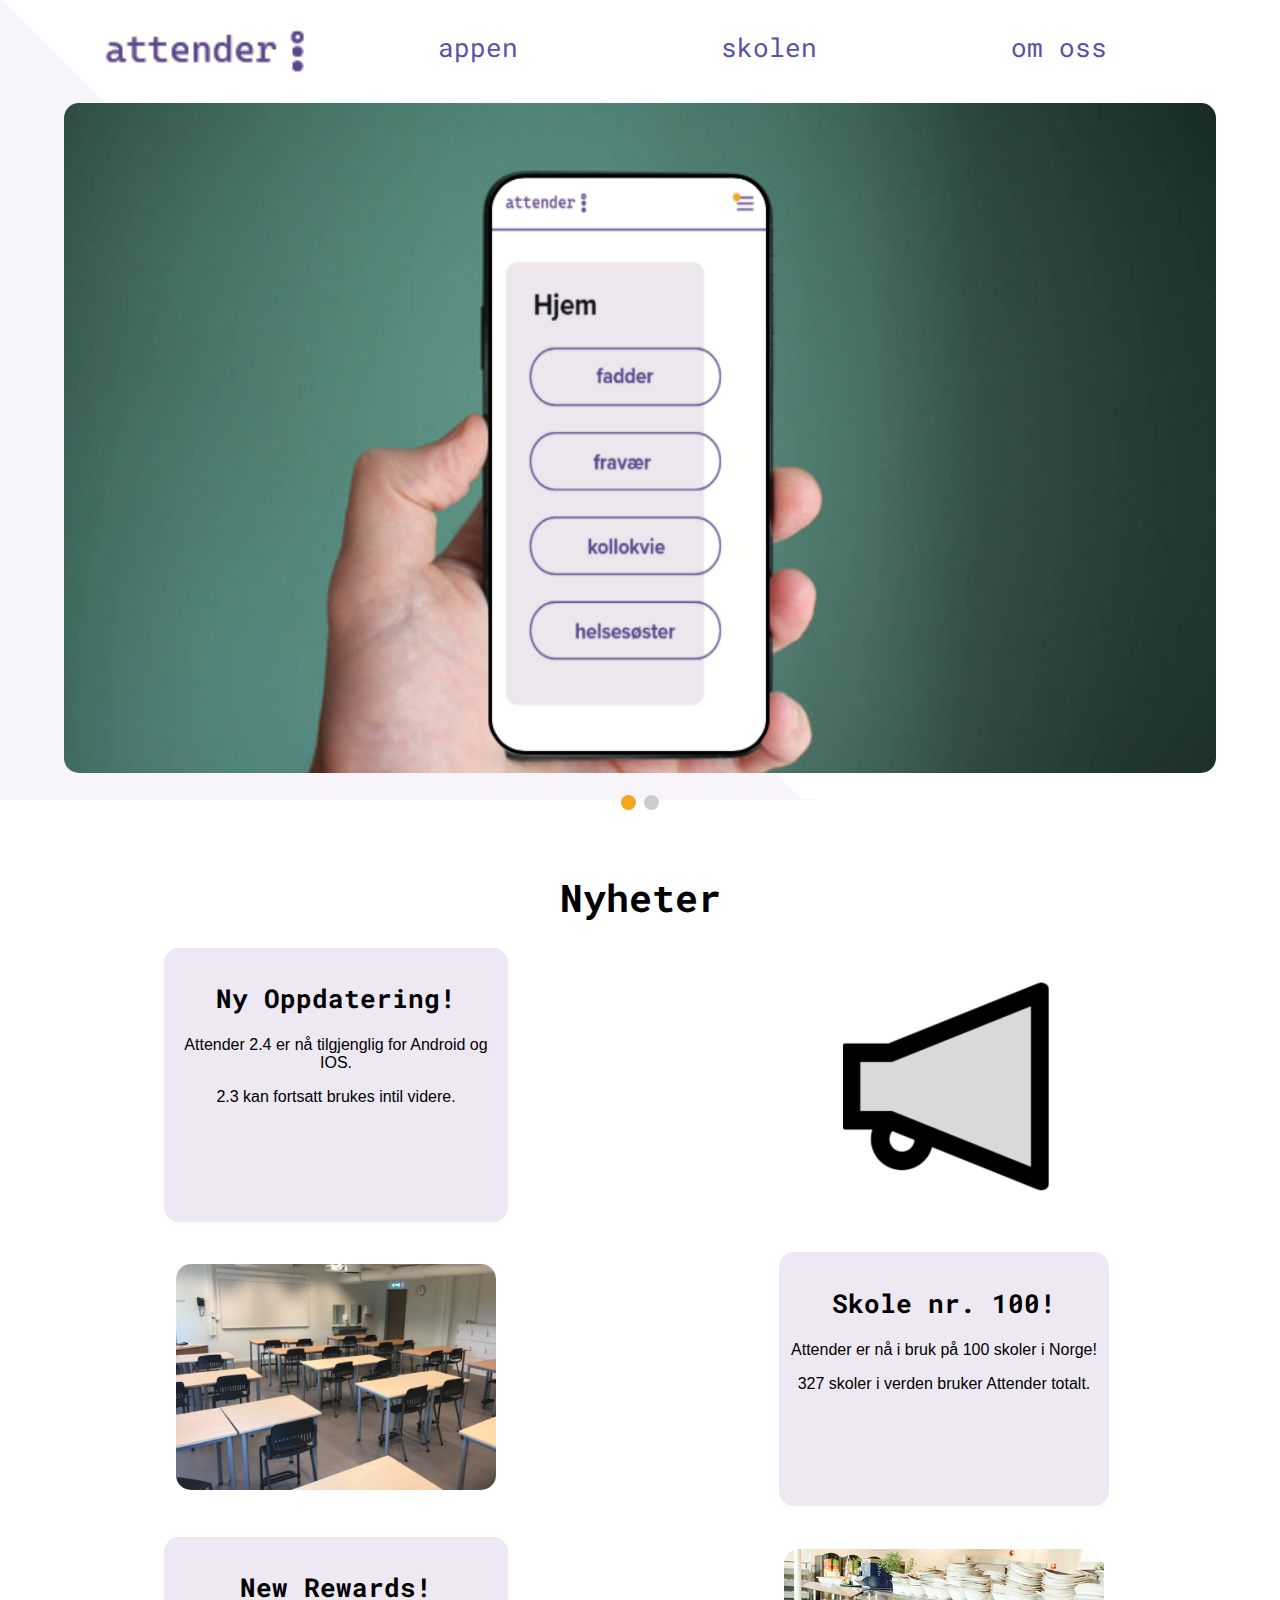
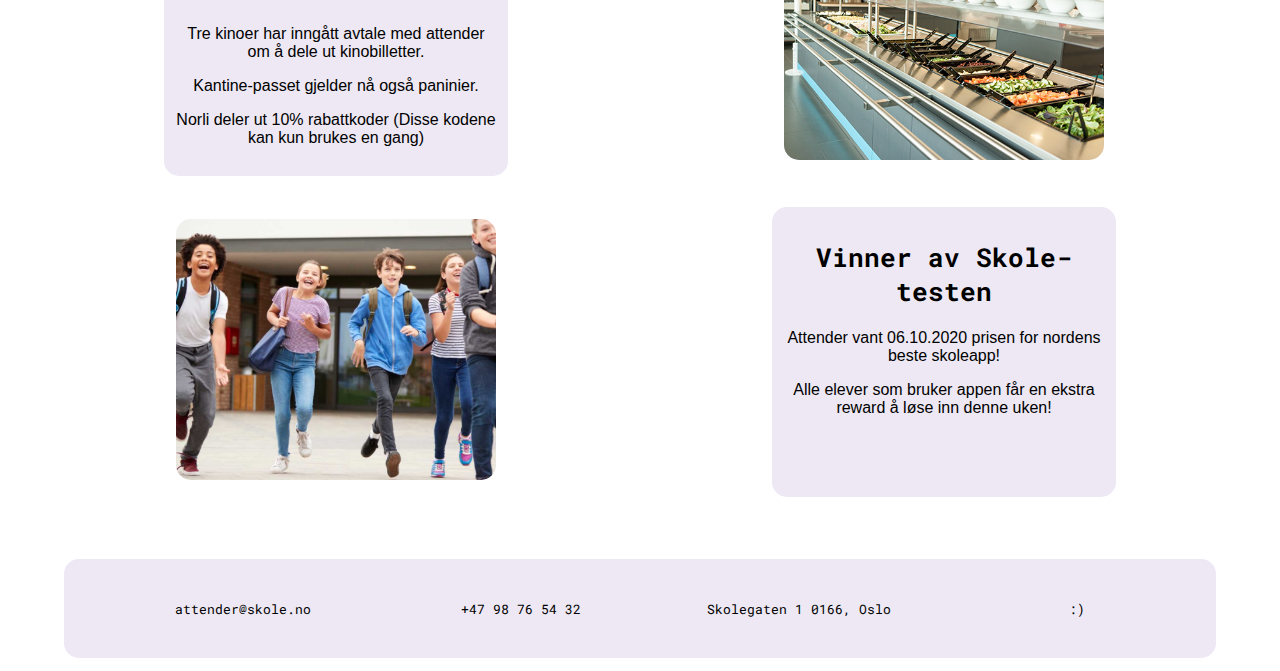
<file: index.html>
<!DOCTYPE html>
<html lang="en" dir="ltr">
  <head>
    <meta charset="utf-8">
    <title>Attender </title>
    <link rel="stylesheet" href="Style.css"></link>
    <link rel="icon" type="image/png" href="Bilder/Favi.png">
    <link href="https://fonts.googleapis.com/css2?family=Roboto+Mono&display=swap" rel="stylesheet">
  </head>
  <body>
    <header>
      <nav>
        <div id="navbar">
          <div id="links">
            <a href="index.html">
              <img src="Bilder/Logo.png" alt="">
            </a>
            <a class="Link" href="Beskrivelse.html">appen</a>
            <a class="Link" href="skolen.html">skolen</a>
            <a class="Link" href="OmOss.html">om oss</a>
          </div>

        </div>
      </nav>
    </header>
    <main>
      <div class="Slide">
        <div class="slideshow-container">
          <div class="mySlides">
            <img src="Bilder/Iphone.png" style="width:100%">
          </div>

          <div class="mySlides">
            <img src="Bilder/FraværHånd.png" style="width:100%">
          </div>

        </div>
        <br>
      </div>
      <div style="text-align:center">
        <span class="dot"></span>
        <span class="dot"></span>
      </div>

      <div id="Nyheter">
        <h1 id="NyheterOverskrift">
          Nyheter
        </h1>
        <div class="Tekst">
          <h2>Ny Oppdatering!</h2>
          <p>Attender 2.4 er nå tilgjenglig for Android og IOS.</p>
          <p>2.3 kan fortsatt brukes intil videre.</p>
        </div>
        <div class="NyBilde">
          <img src="Bilder/Info.png">
        </div>

        <div class="NyBilde">
          <img src="Bilder/Skole.png" alt="">
        </div>
        <div class="Tekst">
          <h2>Skole nr. 100!</h2>
          <p>Attender er nå i bruk på 100 skoler i Norge!</p>
          <p>327 skoler i verden bruker Attender totalt.</p>
        </div>

        <div class="Tekst">
          <h2>New Rewards!</h2>
          <p>Tre kinoer har inngått avtale med attender om å dele ut kinobilletter.</p>
          <p>Kantine-passet gjelder nå også paninier.</p>
          <p>Norli deler ut 10% rabattkoder (Disse kodene kan kun brukes en gang)</p>
        </div>
        <div class="NyBilde">
          <img src="Bilder/Kantine.jpg">
        </div>

        <div class="NyBilde">
          <img src="Bilder/Elever.png" alt="">
        </div>
        <div class="Tekst">
          <h2>Vinner av Skole-testen</h2>
          <p>Attender vant 06.10.2020 prisen for nordens beste skoleapp!</p>
          <p>Alle elever som bruker appen får en ekstra reward å løse inn denne uken!</p>
        </div>
      </div>


    </main>
    <footer>
      <div>
        <ul>
          <li>
            attender@skole.no
          </li>
          <li>
            +47 98 76 54 32
          </li>
          <li>Skolegaten 1 0166, Oslo</li>
          <li>:)</li>
        </ul>
      </div>
    </footer>

    <script>
    var slideIndex = 0;
    showSlides();

    function showSlides() {
      var i;
      var slides = document.getElementsByClassName("mySlides");
      var dots = document.getElementsByClassName("dot");
      for (i = 0; i < slides.length; i++) {
        slides[i].style.display = "none";
      }
      slideIndex++;
      if (slideIndex > slides.length) {slideIndex = 1}
      for (i = 0; i < dots.length; i++) {
        dots[i].className = dots[i].className.replace(" active", "");
      }
      slides[slideIndex-1].style.display = "block";
      dots[slideIndex-1].className += " active";
      setTimeout(showSlides, 5000); // Endre sekund mellom bildene 1000=1sek
    }
    </script>


  </body>
  </html>
</file>
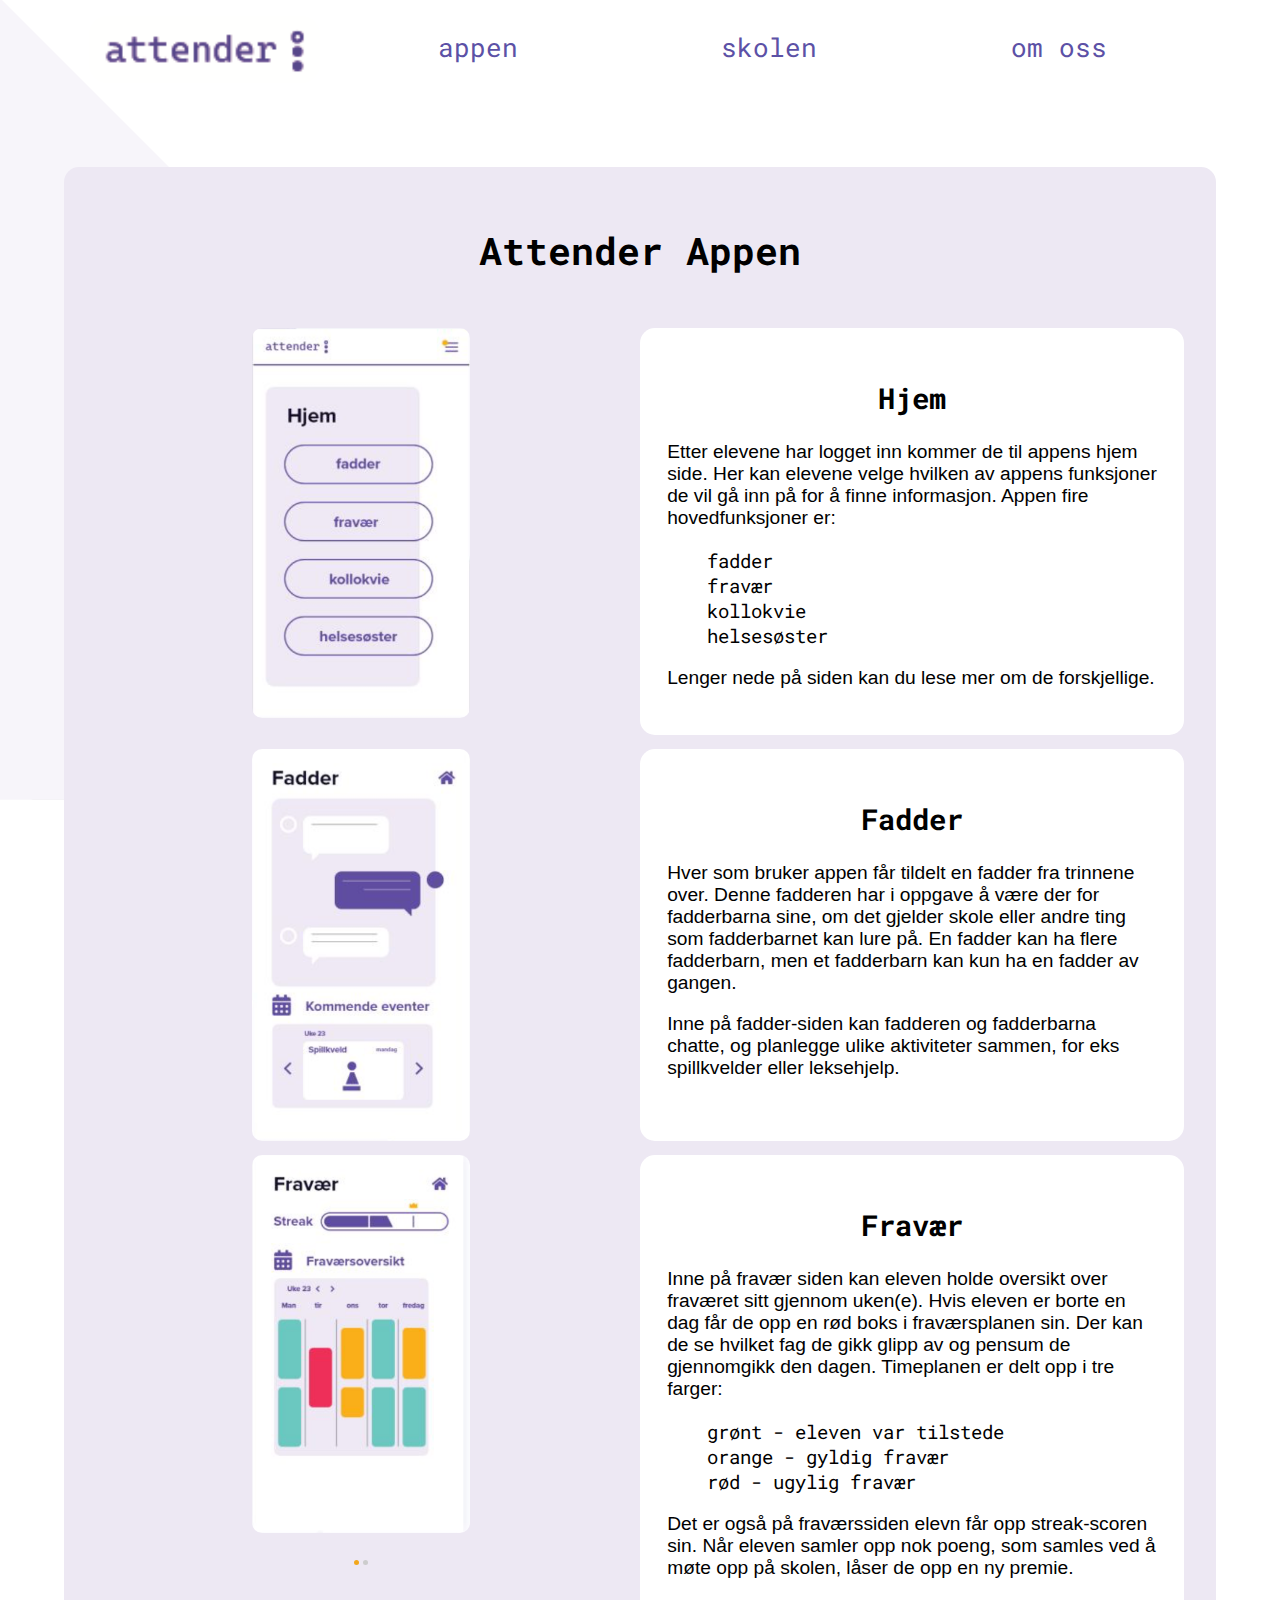
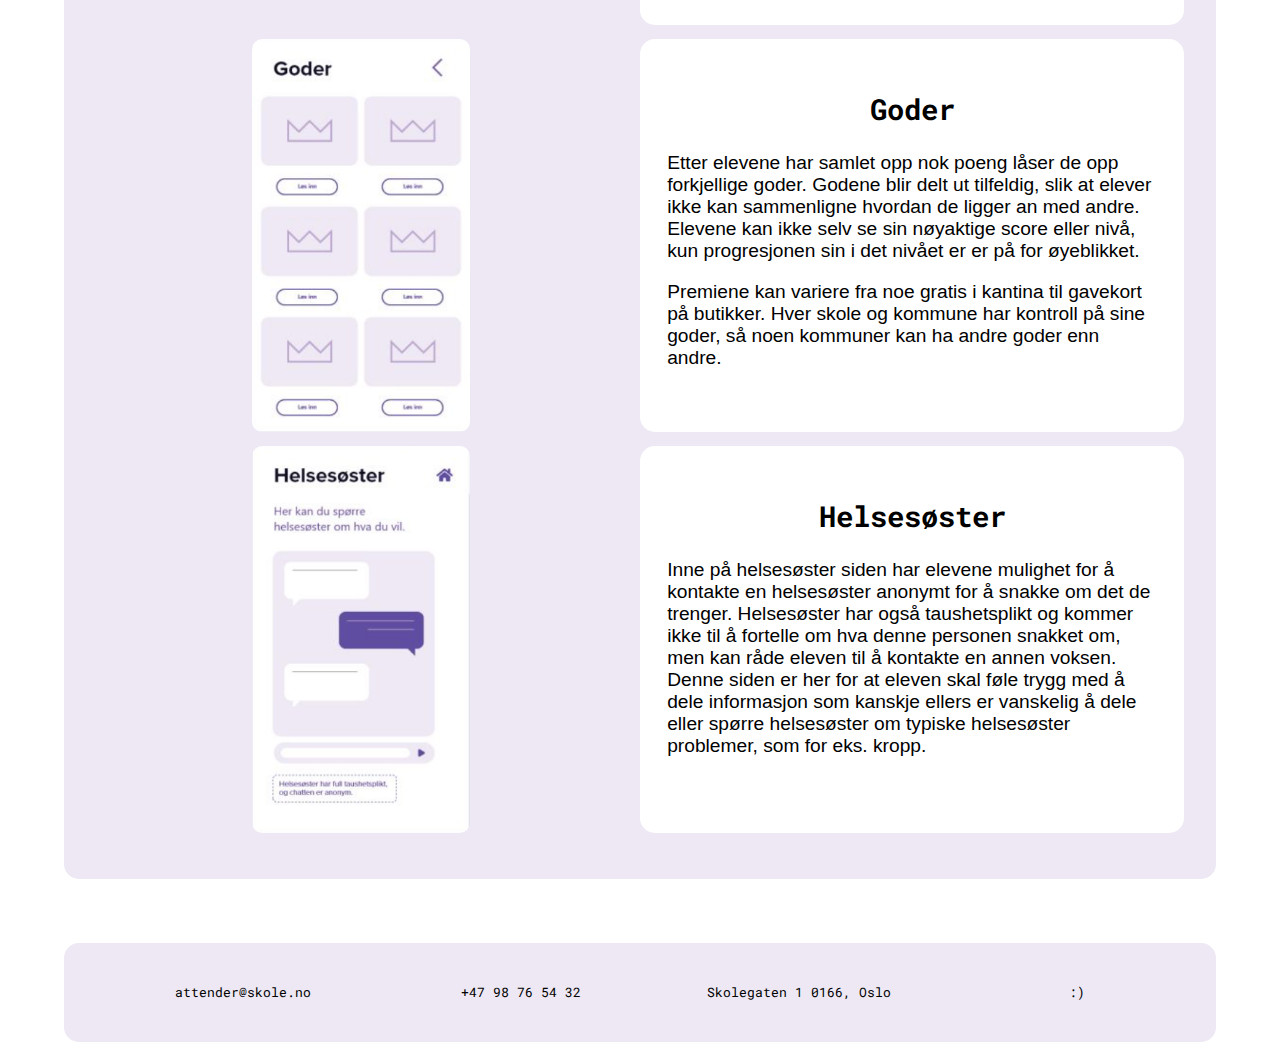
<file: Beskrivelse.html>
<!DOCTYPE html>

<!-- Appen -->

<html lang="en" dir="ltr">
  <head>
    <meta charset="utf-8">
    <title>Attender</title>
    <link rel="stylesheet" href="Style.css"></link>
    <link rel="icon" type="image/png" href="Bilder/Favi.png">
    <link href="https://fonts.googleapis.com/css2?family=Roboto+Mono&display=swap" rel="stylesheet">
  </head>
  <body>
    <header>
      <nav>
        <div id="navbar">
          <div id="links">
            <a href="index.html">
              <img src="Bilder/Logo.png" alt="">
            </a>
            <a class="Link" href="Beskrivelse.html">appen</a>
            <a class="Link" href="skolen.html">skolen</a>
            <a class="Link" href="OmOss.html">om oss</a>
          </div>

        </div>
      </nav>
    </header>
    <main>
      <div id="Beskrivelse">

          <h1 id="AppOverskrift">
            Attender Appen
          </h1>

        <div class="BeskrivelseBilde">
          <img src="Bilder/Hjem.png" alt="">
        </div>
        <div class="BeskrivelseInfo">
          <h2>Hjem</h2>
          <p>
            Etter elevene har logget inn kommer de til appens hjem side. Her kan elevene velge hvilken av appens funksjoner de vil gå inn på for å finne informasjon. Appen fire hovedfunksjoner er:
          </p>
          <ul>
            <li>
              fadder
            </li>
            <li>
              fravær
            </li>
            <li>
              kollokvie
            </li>
            <li>
              helsesøster
            </li>
          </ul>
          <p>
            Lenger nede på siden kan du lese mer om de forskjellige.
          </p>
        </div>

        <div class="BeskrivelseBilde">
          <img src="Bilder/Fadder.png" alt="">
        </div>
        <div class="BeskrivelseInfo">
          <h2>Fadder</h2>
          <p>
            Hver som bruker appen får tildelt en fadder fra trinnene over. Denne fadderen har i oppgave å være der for fadderbarna sine, om det gjelder skole eller andre ting som fadderbarnet kan lure på. En fadder kan ha flere fadderbarn, men et fadderbarn kan kun ha en fadder av gangen.
          </p>
          <p>
            Inne på fadder-siden kan fadderen og fadderbarna chatte, og planlegge ulike aktiviteter sammen, for eks spillkvelder eller leksehjelp.
          </p>
        </div>


        <div class="BeskrivelseBilde">
          <div class="Slide2">
            <div class="slideshow-container2">
              <div class="mySlides2">
                <img src="Bilder/Fravær.png">
              </div>
              <div class="mySlides2">
                <img src="Bilder/Fravær2.png">
              </div>
            </div>
            <br>
          </div>
          <div style="text-align:center">
            <span class="dot2"></span>
            <span class="dot2"></span>
          </div>
        </div>
        <div class="BeskrivelseInfo">
          <h2>Fravær</h2>
          <p>
            Inne på fravær siden kan eleven holde oversikt over fraværet sitt gjennom uken(e). Hvis eleven er borte en dag får de opp en rød boks i fraværsplanen sin. Der kan de se hvilket fag de gikk glipp av og pensum de gjennomgikk den dagen. Timeplanen er delt opp i tre farger:
          </p>
          <ul>
            <li>
              grønt - eleven var tilstede
            </li>
            <li>
              orange - gyldig fravær
            </li>
            <li>
              rød - ugylig fravær
            </li>
          </ul>

          <p>
            Det er også på fraværssiden elevn får opp streak-scoren sin. Når eleven samler opp nok poeng, som samles ved å møte opp på skolen, låser de opp en ny premie.
          </p>
        </div>

        <div class="BeskrivelseBilde">
          <img src="Bilder/Goder.png" alt="">
        </div>
        <div class="BeskrivelseInfo">

            <h2>Goder</h2>
            <p>
              Etter elevene har samlet opp nok poeng låser de opp forkjellige goder. Godene blir delt ut tilfeldig, slik at elever ikke kan sammenligne hvordan de ligger an med andre. Elevene kan ikke selv se sin nøyaktige score eller nivå, kun progresjonen sin i det nivået er er på for øyeblikket.
            </p>
            <p>
              Premiene kan variere fra noe gratis i kantina til gavekort på butikker. Hver skole og kommune har kontroll på sine goder, så noen kommuner kan ha andre goder enn andre.
            </p>

        </div>

        <div class="BeskrivelseBilde">
          <img src="Bilder/Helsesøster.png" alt="">
        </div>
        <div class="BeskrivelseInfo">
          <h2>Helsesøster</h2>
          <p>
            Inne på helsesøster siden har elevene mulighet for å kontakte en helsesøster anonymt for å snakke om det de trenger. Helsesøster har også taushetsplikt og kommer ikke til å fortelle om hva denne personen snakket om, men kan råde eleven til å kontakte en annen voksen. Denne siden er her for at eleven skal føle trygg med å dele informasjon som kanskje ellers er vanskelig å dele eller spørre helsesøster om typiske helsesøster problemer, som for eks. kropp.
          </p>
        </div>
    </div>

    </main>
    <footer>
      <div>
        <ul>
          <li>
            attender@skole.no
          </li>
          <li>
            +47 98 76 54 32
          </li>
          <li>Skolegaten 1 0166, Oslo</li>
          <li>:)</li>
        </ul>
      </div>
    </footer>

    <script>
    var slideIndex = 0;
    showSlides();

    function showSlides() {
      var i;
      var slides = document.getElementsByClassName("mySlides2");
      var dots = document.getElementsByClassName("dot2");
      for (i = 0; i < slides.length; i++) {
        slides[i].style.display = "none";
      }
      slideIndex++;
      if (slideIndex > slides.length) {slideIndex = 1}
      for (i = 0; i < dots.length; i++) {
        dots[i].className = dots[i].className.replace(" active", "");
      }
      slides[slideIndex-1].style.display = "block";
      dots[slideIndex-1].className += " active";
      setTimeout(showSlides, 4000); // Endre sekund mellom bildene 1000=1sek
    }
    </script>

  </body>
  </html>
</file>
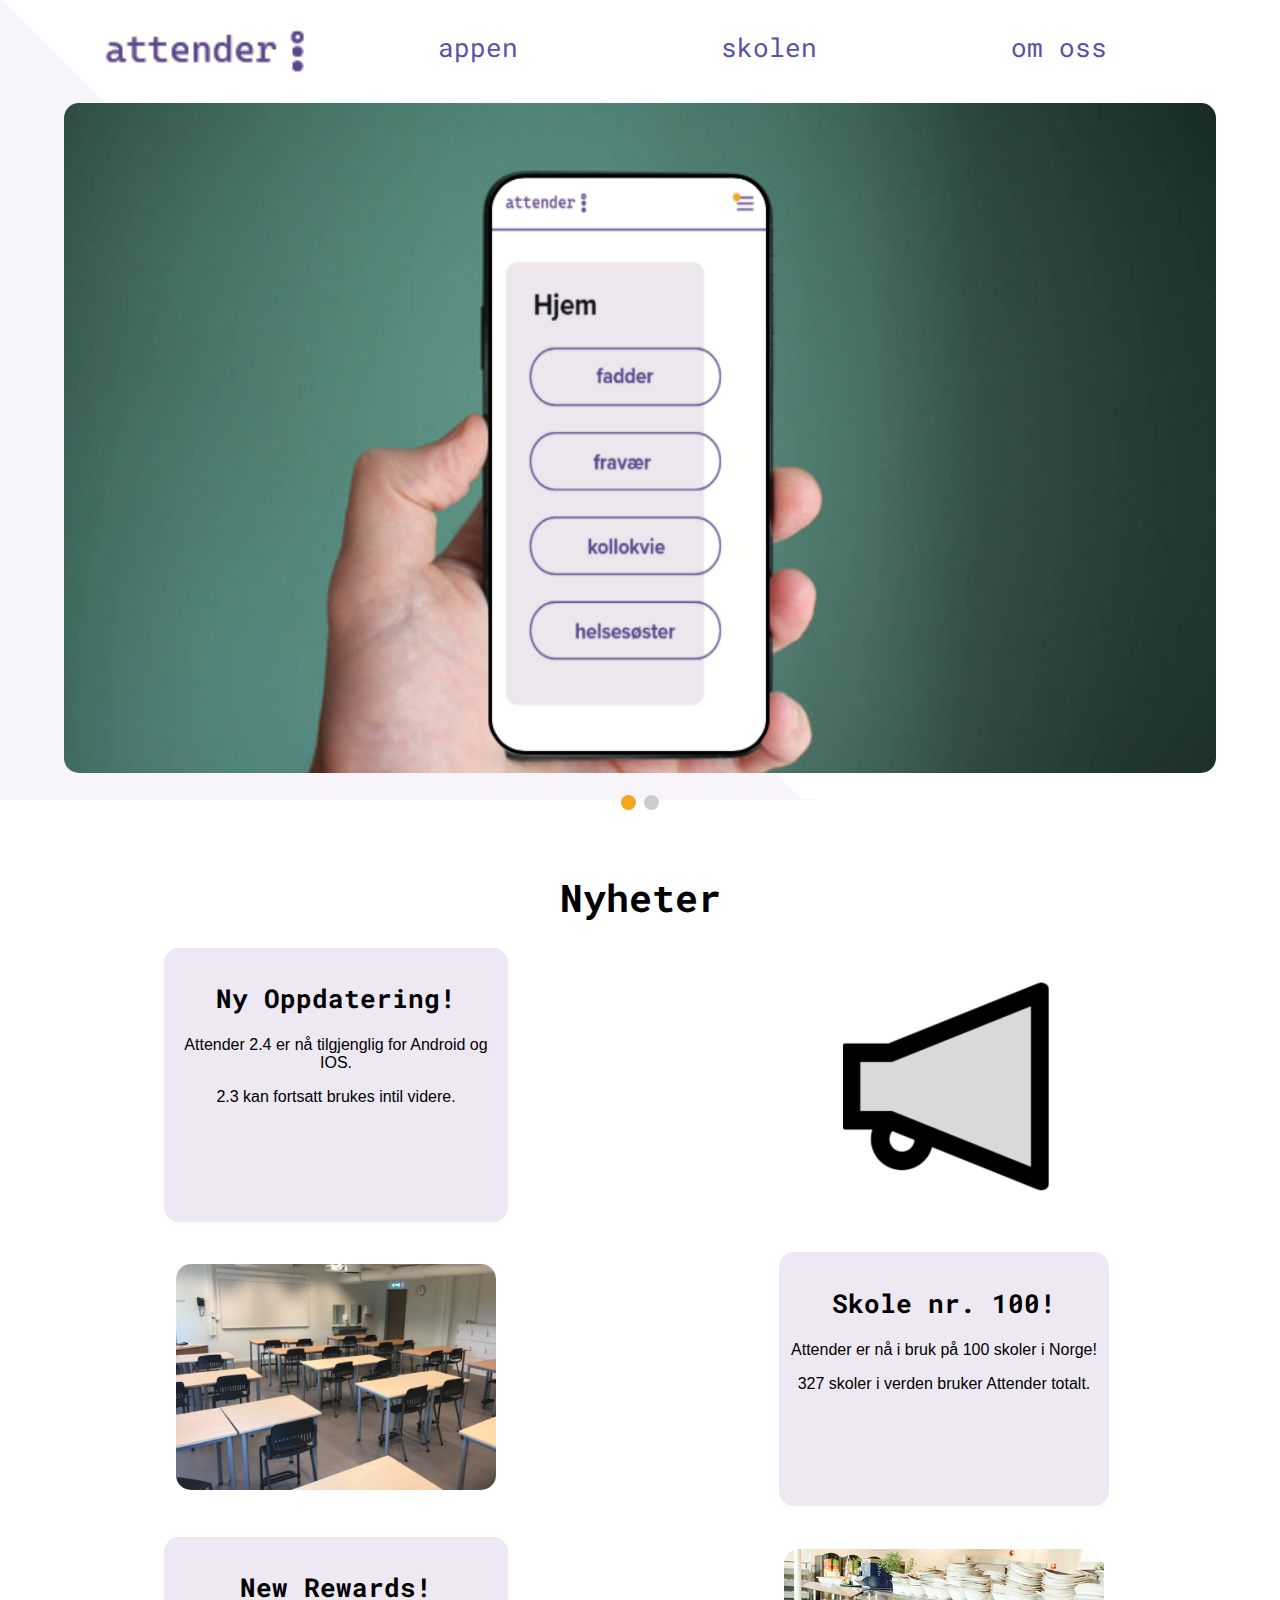
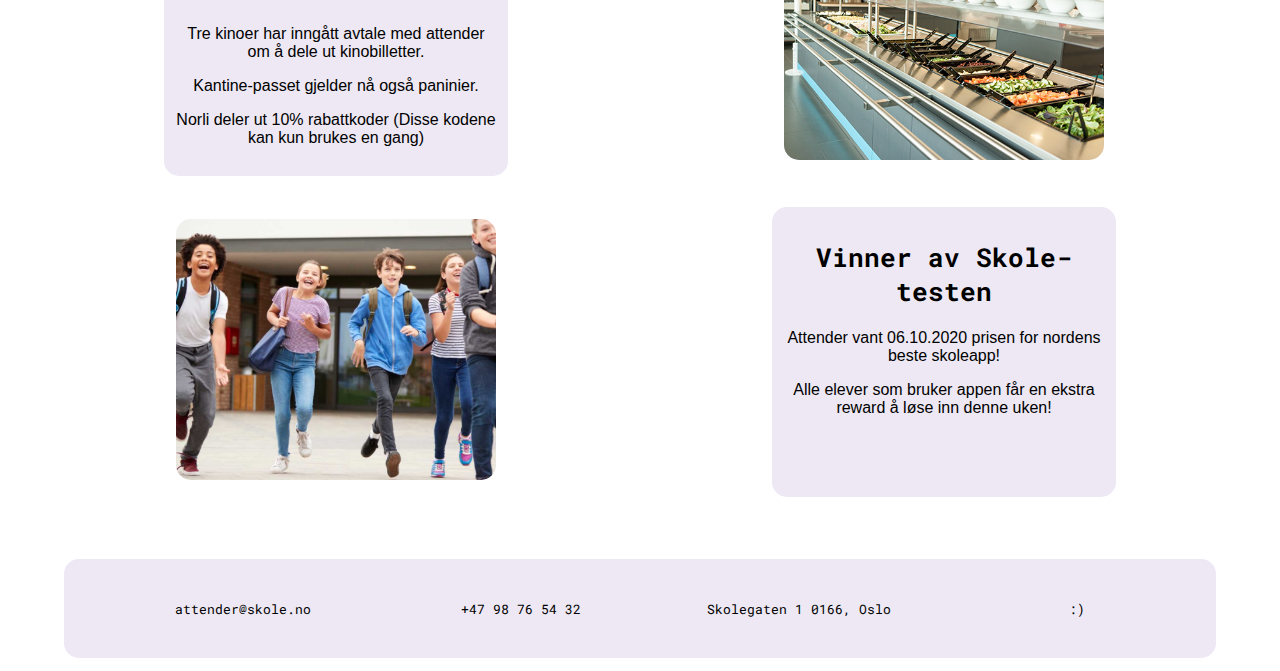
<file: Forside.html>
<!DOCTYPE html>
<html lang="en" dir="ltr">
  <head>
    <meta charset="utf-8">
    <title>Attender</title>
    <link rel="stylesheet" href="Style.css"></link>
    <link rel="icon" type="image/png" href="Bilder/Favi.png">
    <link href="https://fonts.googleapis.com/css2?family=Roboto+Mono&display=swap" rel="stylesheet">
  </head>
  <body>
    <header>
      <nav>
        <div id="navbar">
          <div id="links">
            <a href="Forside.html">
              <img src="Bilder/Logo.png" alt="">
            </a>
            <a class="Link" href="Beskrivelse.html">appen</a>
            <a class="Link" href="skolen.html">skolen</a>
            <a class="Link" href="OmOss.html">om oss</a>
          </div>

        </div>
      </nav>
    </header>
    <main>
      <div class="Slide">
        <div class="slideshow-container">
          <div class="mySlides">
            <img src="Bilder/Iphone.png" style="width:100%">
          </div>

          <div class="mySlides">
            <img src="Bilder/FraværHånd.png" style="width:100%">
          </div>

        </div>
        <br>
      </div>
      <div style="text-align:center">
        <span class="dot"></span>
        <span class="dot"></span>
      </div>

      <div id="Nyheter">
        <h1 id="NyheterOverskrift">
          Nyheter
        </h1>
        <div class="Tekst">
          <h2>Ny Oppdatering!</h2>
          <p>Attender 2.4 er nå tilgjenglig for Android og IOS.</p>
          <p>2.3 kan fortsatt brukes intil videre.</p>
        </div>
        <div class="NyBilde">
          <img src="Bilder/Info.png">
        </div>

        <div class="NyBilde">
          <img src="Bilder/Skole.png" alt="">
        </div>
        <div class="Tekst">
          <h2>Skole nr. 100!</h2>
          <p>Attender er nå i bruk på 100 skoler i Norge!</p>
          <p>327 skoler i verden bruker Attender totalt.</p>
        </div>

        <div class="Tekst">
          <h2>New Rewards!</h2>
          <p>Tre kinoer har inngått avtale med attender om å dele ut kinobilletter.</p>
          <p>Kantine-passet gjelder nå også paninier.</p>
          <p>Norli deler ut 10% rabattkoder (Disse kodene kan kun brukes en gang)</p>
        </div>
        <div class="NyBilde">
          <img src="Bilder/Kantine.jpg">
        </div>

        <div class="NyBilde">
          <img src="Bilder/Elever.png" alt="">
        </div>
        <div class="Tekst">
          <h2>Vinner av Skole-testen</h2>
          <p>Attender vant 06.10.2020 prisen for nordens beste skoleapp!</p>
          <p>Alle elever som bruker appen får en ekstra reward å løse inn denne uken!</p>
        </div>
      </div>


    </main>
    <footer>
      <div>
        <ul>
          <li>
            attender@skole.no
          </li>
          <li>
            +47 98 76 54 32
          </li>
          <li>Skolegaten 1 0166, Oslo</li>
          <li>:)</li>
        </ul>
      </div>
    </footer>

    <script>
    var slideIndex = 0;
    showSlides();

    function showSlides() {
      var i;
      var slides = document.getElementsByClassName("mySlides");
      var dots = document.getElementsByClassName("dot");
      for (i = 0; i < slides.length; i++) {
        slides[i].style.display = "none";
      }
      slideIndex++;
      if (slideIndex > slides.length) {slideIndex = 1}
      for (i = 0; i < dots.length; i++) {
        dots[i].className = dots[i].className.replace(" active", "");
      }
      slides[slideIndex-1].style.display = "block";
      dots[slideIndex-1].className += " active";
      setTimeout(showSlides, 5000); // Endre sekund mellom bildene 1000=1sek
    }
    </script>


  </body>
  </html>
</file>
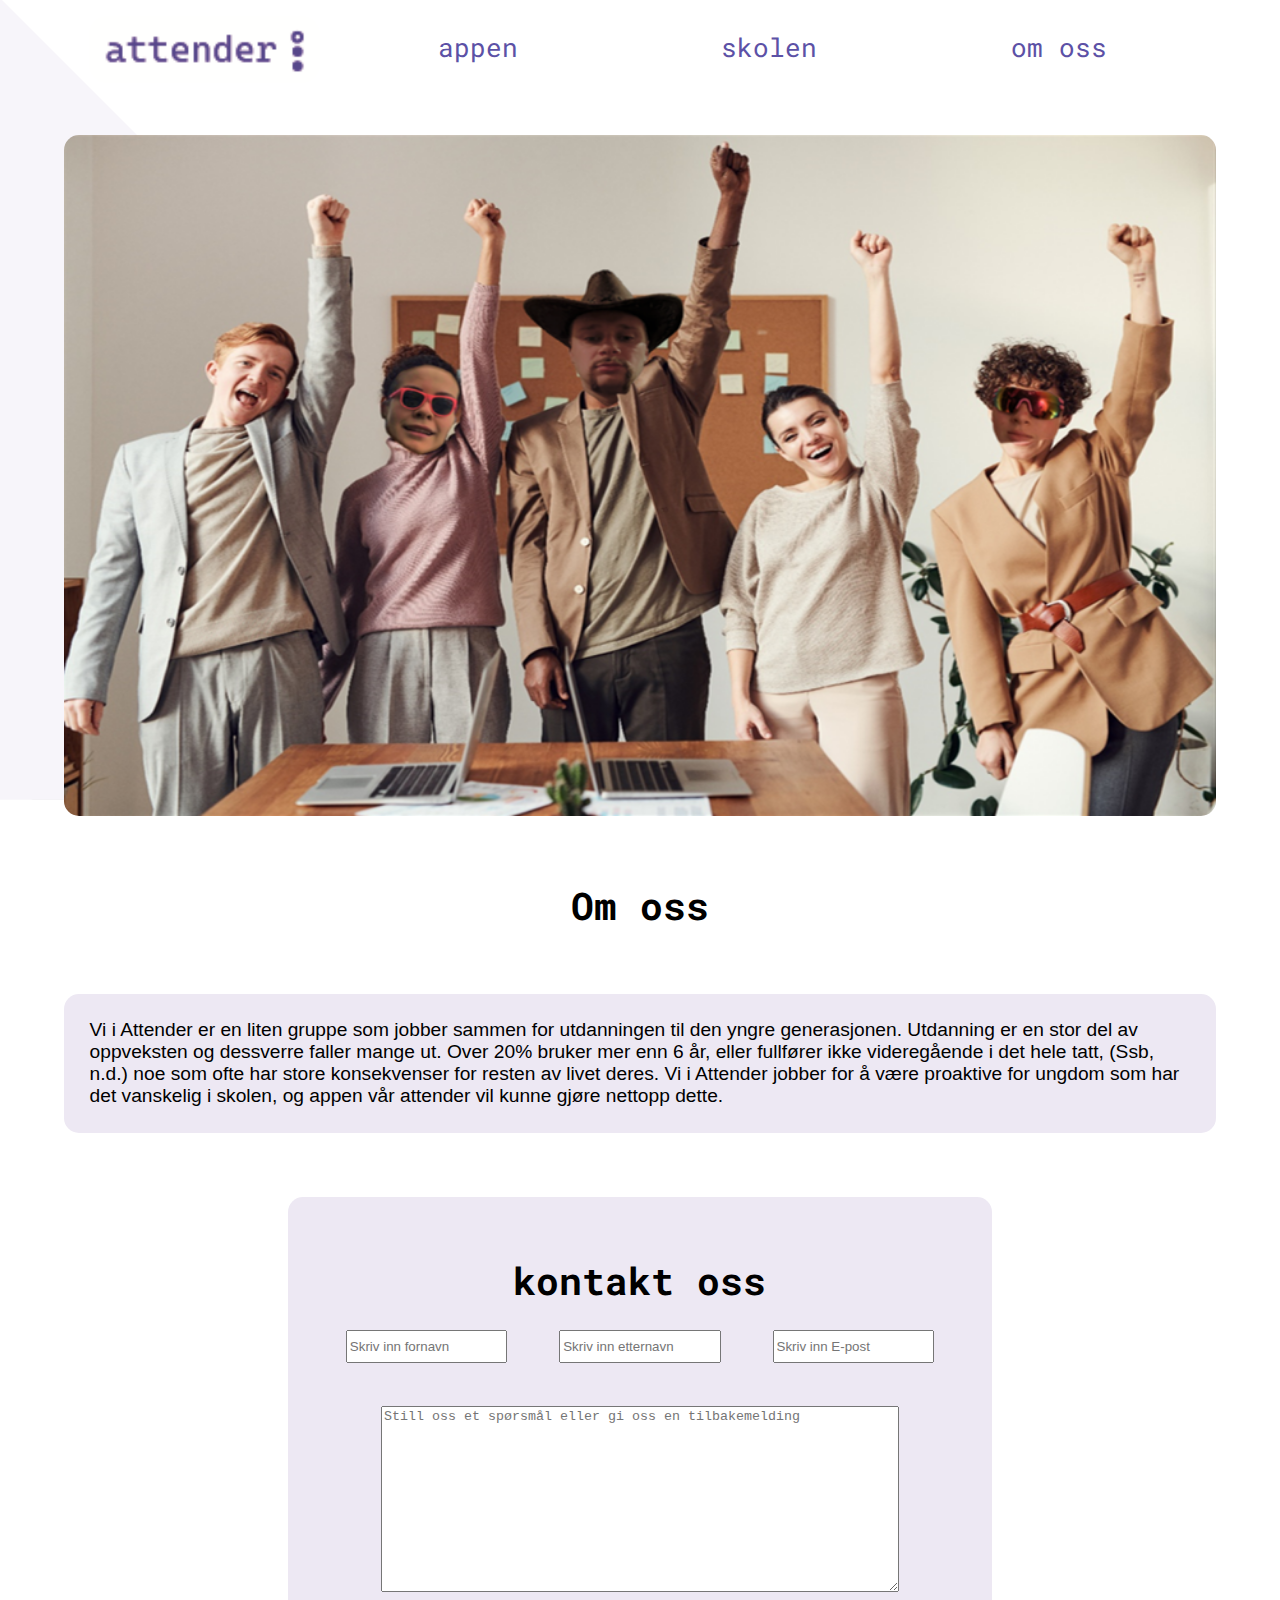
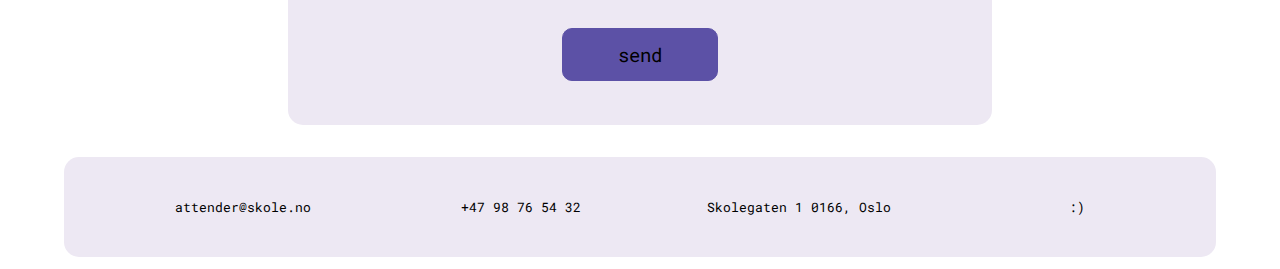
<file: OmOss.html>
<!DOCTYPE html>

<!-- Om oss -->

<html lang="en" dir="ltr">
  <head>
    <meta charset="utf-8">
    <title>Attender</title>
    <link rel="stylesheet" href="Style.css">
    <link rel="icon" type="image/png" href="Bilder/Favi.png">
    <link href="https://fonts.googleapis.com/css2?family=Roboto+Mono&display=swap" rel="stylesheet">
  </head>

  <body>
    <header>
      <nav>
        <div id="navbar">
          <div id="links">
            <a href="index.html">
              <img src="Bilder/Logo.png" alt="">
            </a>
            <a class="Link" href="Beskrivelse.html">appen</a>
            <a class="Link" href="skolen.html">skolen</a>
            <a class="Link" href="OmOss.html">om oss</a>
          </div>
        </div>
      </nav>
    </header>

    <main>

      <img src="Bilder/OmOssMedOss.png" alt="Teamet vårt" width="100%" id="BildeOmOss">
      <h1 id="OmOssOverskirft">Om oss</h1>

      <p class="TekstOmOss">Vi i Attender er en liten gruppe som jobber sammen for utdanningen til den yngre generasjonen. Utdanning er en stor del av oppveksten og dessverre faller mange ut. <a href=«https://www.ssb.no/vgogjen» class="link">Over 20% bruker mer enn 6 år, eller fullfører ikke videregående i det hele tatt, (Ssb, n.d.)</a> noe som ofte har store konsekvenser for resten av livet deres. Vi i Attender jobber for å være proaktive for ungdom som har det vanskelig i skolen, og appen vår attender vil kunne gjøre nettopp dette.</p>


        <form id="Hele" action="OmOss.html" method="post">
          <h1>kontakt oss</h1>

          <div class="Del1">
            <input type="text" name="" value=""placeholder="Skriv inn fornavn">
          </div>

          <div class="Del1">
            <input type="text" name="" value=""placeholder="Skriv inn etternavn">
          </div>

          <div class="Del1">
            <input type="text" name="" value="" placeholder="Skriv inn E-post">
          </div>

          <div id="Del2">
            <textarea placeholder="Still oss et spørsmål eller gi oss en tilbakemelding"></textarea>
          </div>

          <a href="OmOss.html" id="Knapp">send</a>

        </form>

    </main>

    <footer>
      <div>
        <ul>
          <li>
            attender@skole.no
          </li>
          <li>
            +47 98 76 54 32
          </li>
          <li>Skolegaten 1 0166, Oslo</li>
          <li>:)</li>
        </ul>
      </div>
    </footer>

  </body>
  </html>
</file>
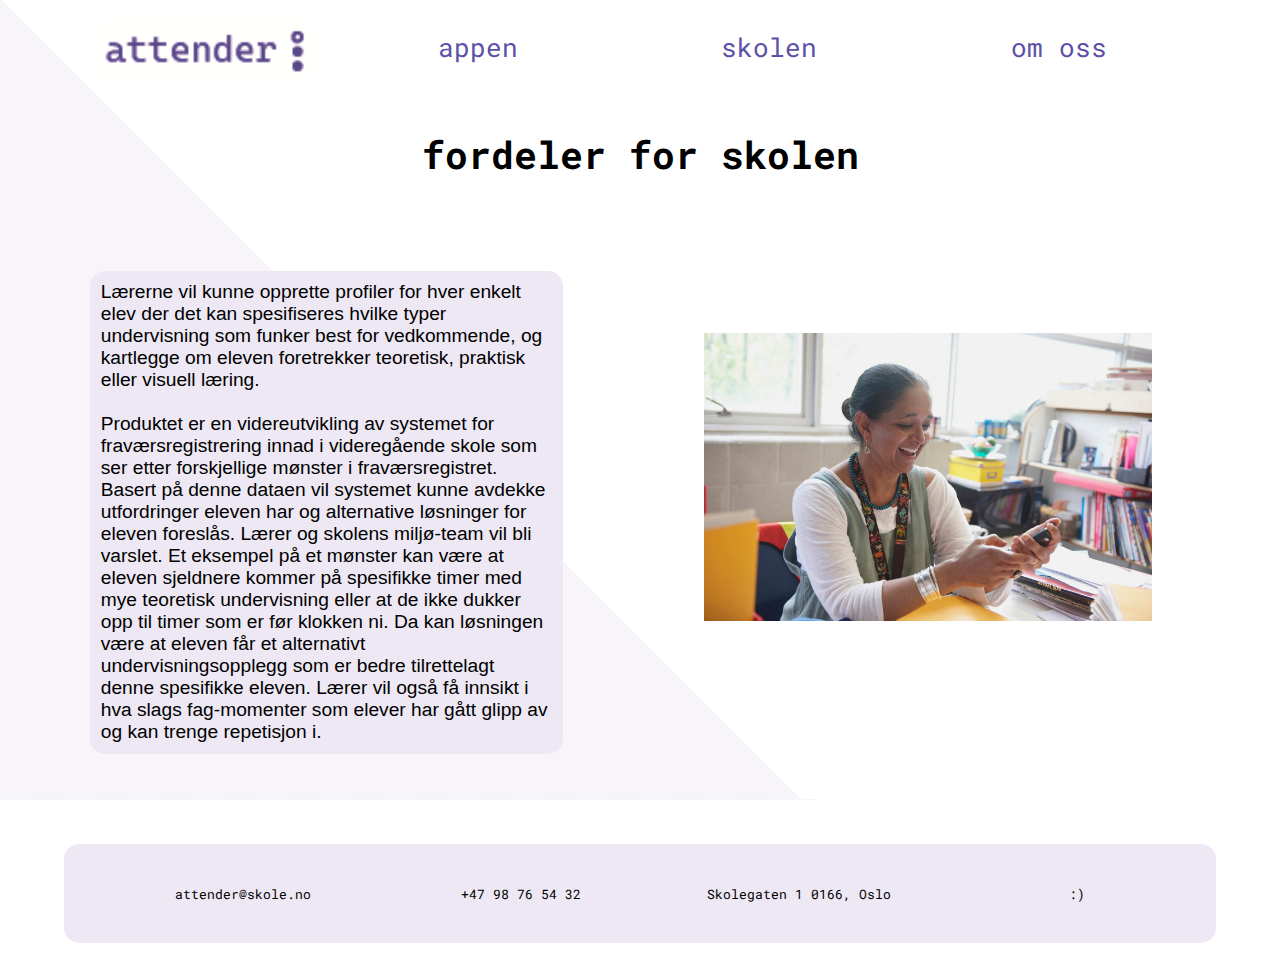
<file: skolen.html>
<!DOCTYPE html>

<!--  -->

<html lang="en" dir="ltr">
  <head>
    <meta charset="utf-8">
    <title>Attender</title>
    <link rel="stylesheet" href="Style.css"></link>
    <link rel="icon" type="image/png" href="Bilder/Favi.png">
    <link href="https://fonts.googleapis.com/css2?family=Roboto+Mono&display=swap" rel="stylesheet">
  </head>
  <body>
    <header>
      <nav>
        <div id="navbar">
          <div id="links">
            <a href="index.html">
              <img src="Bilder/Logo.png" alt="">
            </a>
            <a class="Link" href="Beskrivelse.html">appen</a>
            <a class="Link" href="skolen.html">skolen</a>
            <a class="Link" href="OmOss.html">om oss</a>
          </div>

        </div>
      </nav>
    </header>
    <main>
      <div>
        <h1 id="overskrift"> fordeler for skolen </h1>
      </div>
      <div id="GridData">
        <div class="GridDataInfo">
          <p class="TekstOmOss">
            Lærerne vil kunne opprette profiler for hver enkelt elev der det kan spesifiseres hvilke typer
          undervisning som funker best for vedkommende, og kartlegge om eleven foretrekker
          teoretisk, praktisk eller visuell læring.<br> <br>
          Produktet er en videreutvikling av systemet for fraværsregistrering innad i videregående
          skole som ser etter forskjellige mønster i fraværsregistret. Basert på denne dataen vil
          systemet kunne avdekke utfordringer eleven har og alternative løsninger for eleven foreslås.
          Lærer og skolens miljø-team vil bli varslet. Et eksempel på et mønster kan være at eleven
          sjeldnere kommer på spesifikke timer med mye teoretisk undervisning eller at de ikke dukker
          opp til timer som er før klokken ni. Da kan løsningen være at eleven får et alternativt
          undervisningsopplegg som er bedre tilrettelagt denne spesifikke eleven. Lærer vil også få
          innsikt i hva slags fag-momenter som elever har gått glipp av og kan trenge repetisjon i.</p>
        </div>
        <div class="GridDataBilde">
          <img src="Bilder/Teacher.jpeg" alt="Lærer med stort smil ser på sin mobiltelefon">
        </div>
      </div>
    </main>
    <footer>
      <div>
        <ul>
          <li>
            attender@skole.no
          </li>
          <li>
            +47 98 76 54 32
          </li>
          <li>Skolegaten 1 0166, Oslo</li>
          <li>:)</li>
        </ul>
      </div>
    </footer>
  </body>
  </html>
</file>
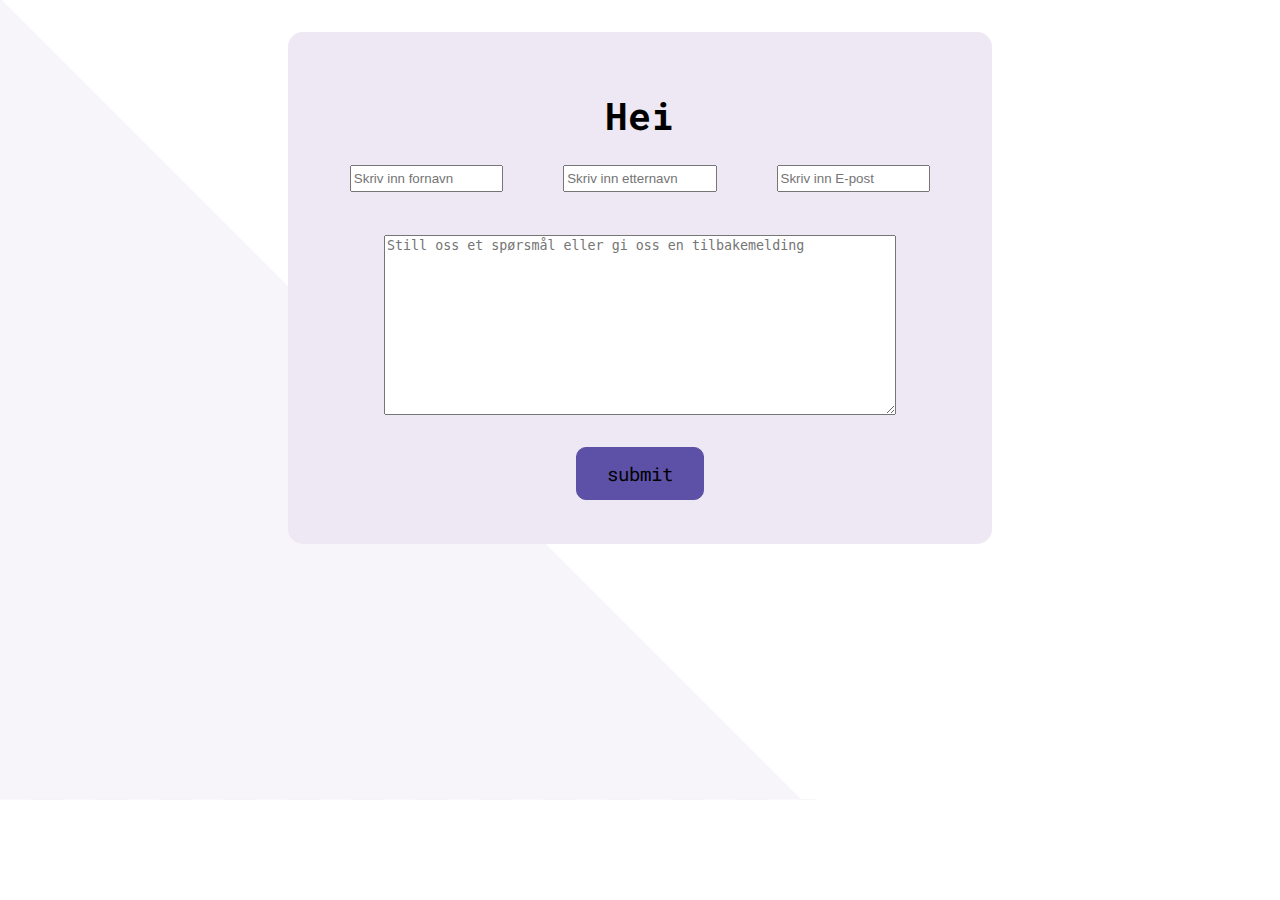
<file: tester.html>
<html lang="en" dir="ltr">
  <head>
    <meta charset="utf-8">
    <title>Attender</title>
    <link rel="stylesheet" href="Style.css">
    <link rel="icon" type="image/png" href="Bilder/Favi.png">
    <link href="https://fonts.googleapis.com/css2?family=Roboto+Mono&display=swap" rel="stylesheet">
  </head>
  <body>


<form id="Hele" action="tester.html" method="post">
  <h1>Hei</h1>

  <div class="Del1">
    <input type="text" name="" value=""placeholder="Skriv inn fornavn">
  </div>

  <div class="Del1">
    <input type="text" name="" value=""placeholder="Skriv inn etternavn">
  </div>

  <div class="Del1">
    <input type="text" name="" value="" placeholder="Skriv inn E-post">
  </div>

  <div id="Del2">
    <textarea placeholder="Still oss et spørsmål eller gi oss en tilbakemelding"></textarea>
  </div>

  <input id="Knapp" type="submit" value="submit">

</form>



  </body>

</html>
</file>
<file: Style.css>
/* ------------------------------------------Generelt for alle sidene*/
body {
  margin: 0;
  font-family: sans-serif;
  background-image: url("Bilder/NyTreLil.png");
  background-repeat: no-repeat;
  background-attachment: fixed;
}

h1 {
  font-family: 'Roboto Mono', monospace;
  font-size: 3vw;
  text-align: center;
}

h2 {
  font-family: 'Roboto Mono', monospace;
}

#navbar {
  padding: 1em;
  display: grid;
  grid-auto-columns:1fr 1fr;
}

#links {
  display: grid;
  grid-auto-flow: column;
  grid-gap: 1em;
  text-align: center;
}

#Logo {
  grid-column: 1fr;
  padding: 0;
  margin: 0;
}

a img {
  max-height: 10vh;
  max-width: 18vw;
  border-radius: 20px/20px;
}

.Link {
  font-family: 'Roboto Mono', monospace;
  text-decoration: none;
  color: #5c51a6;
  border-radius: 15px/15px;
  padding: 5% 2% 3% 2%;
  text-align: center;
  width: 10vw;
  height: 4vh;
  font-size: 2vw;
}

#links .Link:hover {
  color: #f2a71b;
}


/*----------------------------------------------------------Forside */
/* Hele sliden*/
.Slide {

}

/* Endre str på bildene*/
.Slide img {
  width: 90vw;
  height: auto;
  border-radius: 15px/15px;
}

/*Bildene i sliden*/
.slideshow-container {
  margin: 0 5%;
}

/* Dottene */
.dot {
  height: 15px;
  width: 15px;
  margin: 0 2px;
  background-color: #cccccc;
  border-radius: 50%;
  display: inline-block;
  transition: background-color 0.6s ease;
}

#Nyheter {
  margin:2.5%;
  display: grid;
  grid-template-columns: 1fr 1fr;
}

#Nyheter #NyheterOverskrift {
  grid-column-start: 1;
  grid-column-end: 3;
  text-align: center;
}

.Tekst {
  grid-column: 1fr;
  display: block;
  margin-left:auto;
  margin-right: auto;
  background-color: #ede8f3;
  padding: 2%;
  grid-column: 1fr;
  border-radius: 15px/15px;
  text-align: center;
  margin-bottom: 5%;
  max-width: 25vw;
  max-height: 40vh;
}

.Tekst h2 {
  font-family:'Roboto Mono', monospace;
  font-size: 2vw;
}

.Tekst p {
  font-size: 1.25vw;
}

.NyBilde {
  height: auto;
  grid-column: 1fr;
  border-radius: 15px/15px;
  padding: 2%;
  display: block;
  margin-left: auto;
  margin-right: auto;
  margin-bottom: 5%;
}

.NyBilde img {
max-width: 25vw;
max-height: 40vh;
border-radius: 15px/15px;
}

footer {
  background: #ede8f3;
  padding: 2% 0;
  border-radius:15px/15px;
  margin: 0 5% 1%;
}

footer ul {
  display: grid;
  grid-template-columns: 1fr 1fr 1fr 1fr;
}

footer ul li {
  grid-column: 1fr;
  list-style-type: none;
  font-family:'Roboto Mono', monospace;
  font-size: 1vw;
  text-align: center;
}

/* --------------Beskrivelse side------------------*/
/* Hele sliden*/
.Slide2 {

}

/* Endre str på bildene*/
.Slide2 img {
  width: auto;
}

/* Dottene */
.dot2 {
  height: 5px;
  width: 5px;
  margin: 0 ;
  background-color: #cccccc;
  border-radius: 50%;
  display: inline-block;
  transition: background-color 0.6s ease;
}

.active {
  background-color: #f2a71b;
}

#Beskrivelse {
  display: grid;
  grid-template-columns: repeat(2, 1fr);
  margin: 5%;
  background-color: #ede8f3;
  border-radius: 15px/15px;
  padding: 2.5%;
}

#Beskrivelse #AppOverskrift {
  grid-column-start: 1;
  grid-column-end:3;
  text-align: center;
  padding-bottom: 2.5%;
}

#Beskrivelse .BeskrivelseInfo {
  grid-column: 1fr;
  margin-left: 2.5%;
  margin-bottom: 2.5%;
  background-color: white;
  padding: 5%;
  border-radius: 15px/15px;
  font-size: 1.5vw;
  max-width: 40vw;
  display: block;
  margin-left: auto;
  margin-right:auto;
}

#Beskrivelse .BeskrivelseInfo h2 {
  text-align: center;
}

#Beskrivelse .BeskrivelseBilde {
  grid-column: 1fr;
  margin-bottom: 2.5%;
  margin-right: 2.5%;
}

#Beskrivelse .BeskrivelseInfo ul li {
 list-style-type: none;
 font-family:'Roboto Mono', monospace;
}

#Beskrivelse .BeskrivelseBilde img {
  display: block;
  max-width: 17vw;
  margin-left: auto;
  margin-right: auto;
  border-radius: 10px/10px;
}

/* --------------------------------------------------------For skolen side*/
#overskrift{
  text-align: center;
}

#GridData{
display: grid;
grid-template-columns: 1fr 1fr;
}

.GridDataInfo{
  grid-column: 1fr;
  padding-top: 40px;
  padding-bottom: 10%;
  margin-left: 10%;
  margin-right: 8%;
}

.GridDataBilde{
  grid-column: 2fr;
  padding-top: 20%;
  padding-bottom: 10%;
  margin-right: 18%;
  margin-left: 10%;
}

.GridDataBilde img {
  width: 35vw;
  height: auto;
}


/* -----------------------------------------------------------Om Oss side*/


#OmOssOverskirft {
  text-align: center;
  margin-top: 5%;
}

#BildeOmOss {
  margin-top: 2.5%;
  display: block;
  margin-left: auto;
  margin-right: auto;
  width: 90vw;
  border-radius:15px/15px;
}

.TekstOmOss {
  font-size: 1.5vw;
  background:#ede8f3;
  margin: 5%;
  padding: 2%;
  border-radius: 15px/15px;
}

.link {
  color: black;
  text-decoration: none;
}

.link:hover {
  color: #4E41A6;
  text-decoration: underline #4E41A6;
}

/*Hele formen*/

#Hele {
  background-color: #ede8f3;
  margin: 2.5% auto;
  display: grid;
  grid-template-columns: repeat(3, 1fr);
  text-align: center;
  width: 50vw;
  padding: 2.5%;
  border-radius: 15px/15px;
}

#Hele h1 {
  grid-column-start: 1;
  grid-column-end: 4;

}

.Del1 {
grid-column: 1fr;
padding-bottom: 5%;
display: block;
}

.Del1 input {
  width: 12vw;
  height: 3vh;

}

#Del2 {
display: block;
grid-column-start: 1;
grid-column-end: 4;
padding: 5% 0;
}

#Del2 textarea {
  width: 40vw;
  height: 20vh;
}

#Knapp {
  font-family:'Roboto Mono', monospace;
  grid-column-start: 1;
  grid-column-end: 4;
  width: 10vw;
  height: auto;
  display: block;
  margin-left: auto;
  margin-right: auto;
  margin-bottom: 2%;
  padding: 2%;
  font-size: 1.5vw;
  background-color: #5c51a6;
  border-radius: 10px/10px;
  border: 1px solid #5c51a6;
  text-decoration: none;
  color: black;
}

#Knapp:active {
  background-color:#f2a71b;
  border: 1px solid #f2a71b;
}



/* --------------------------------------------------------------@media for alle sidene*/
@media screen and (max-width: 600px) {
  #Nyheter {
    grid-template-columns: 1fr;
  }
  #Nyheter #NyheterOverskrift {
    grid-column-start: 1;
    grid-column-end: 2;
  }

  #Beskrivelse {
    grid-template-columns: 1fr;
  }

  #Beskrivelse #AppOverskrift {
    grid-column-start: 1;
    grid-column-end: 2;
  }

  #Hele {
    grid-template-columns: 1fr;
  }

  #Hele h1 {
    grid-column-start: 1;
    grid-column-end: 2;
  }

  #Hele .Del1 {
    grid-column-start: 1;
    grid-column-end: 2;
  }

  #Hele #Del2 {
    grid-column-start: 1;
    grid-column-end: 2;
  }

  #Hele #Knapp {
    grid-column-start: 1;
    grid-column-end: 2;
  }


  footer ul {
    grid-template-columns: repeat(2, 1fr);
  }

  footer ul li {
    padding-bottom: 2.5%;
  }
}
</file>
